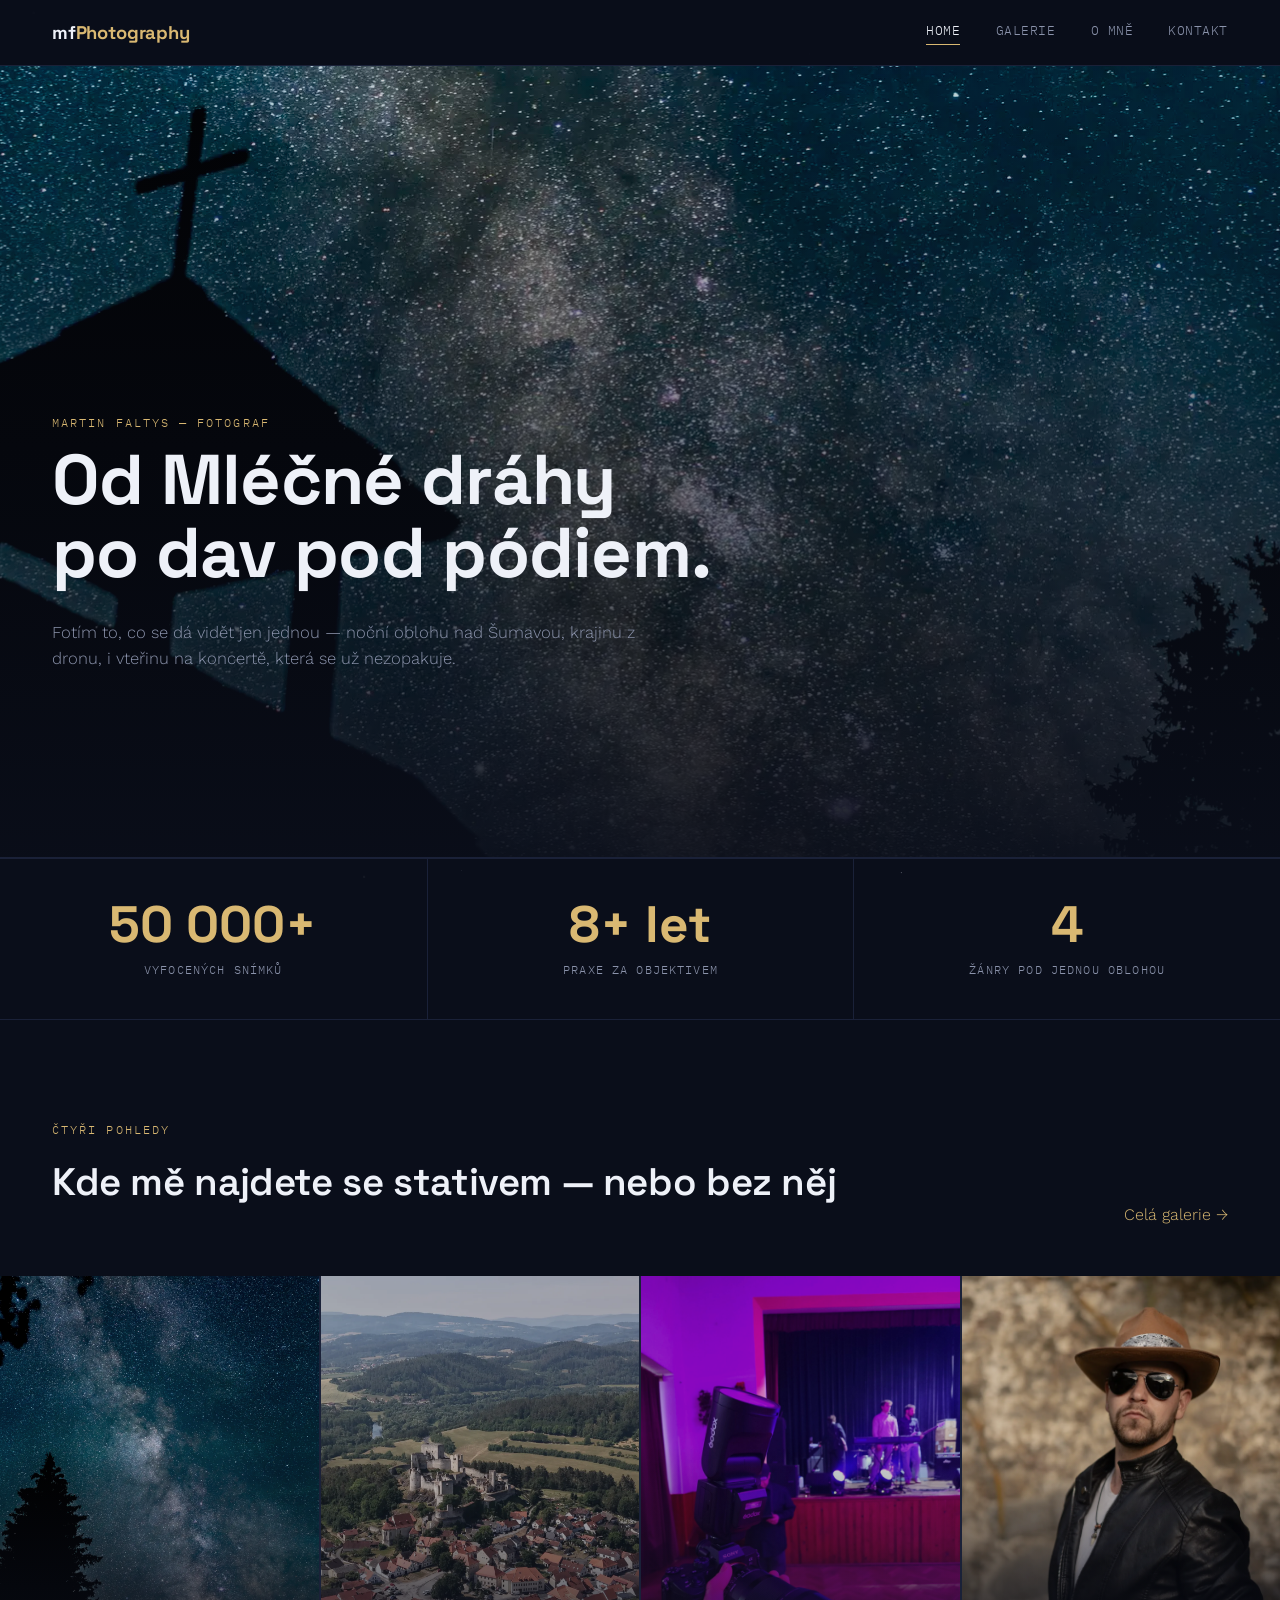
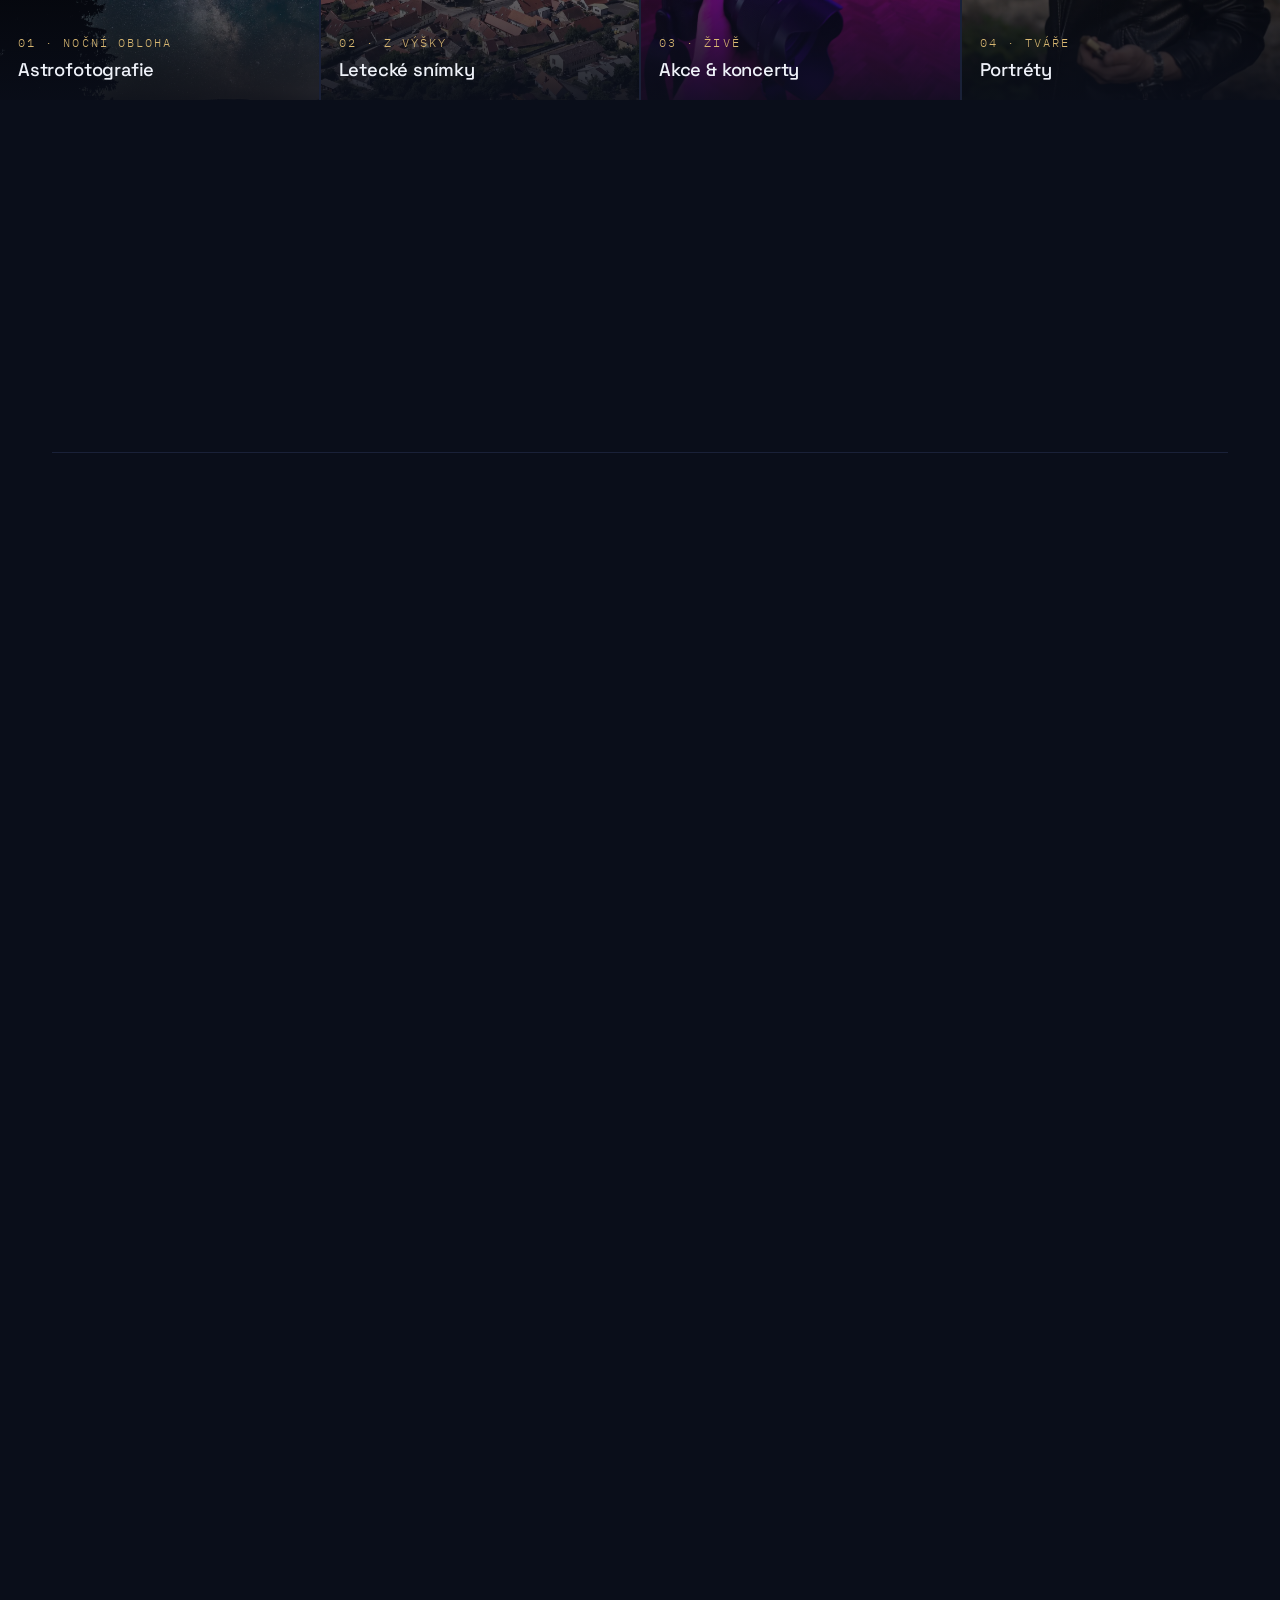
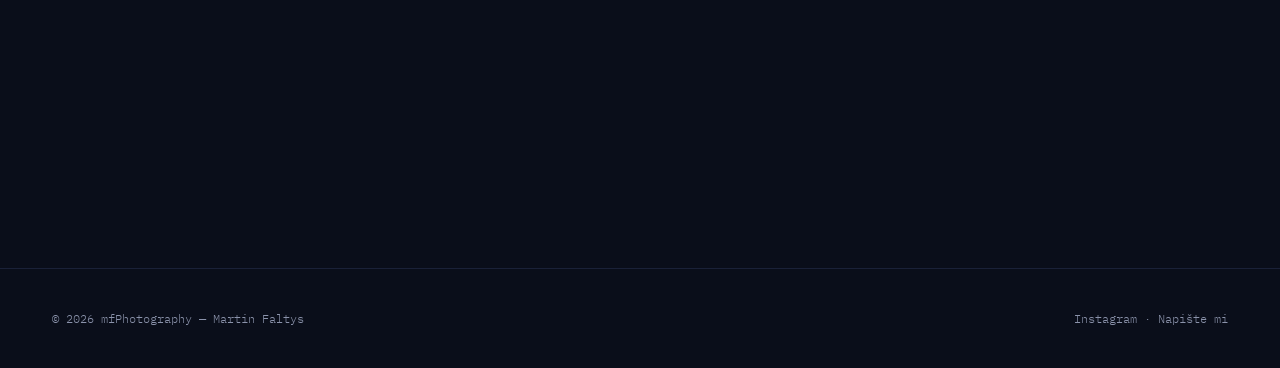
<file: index.html>
<!DOCTYPE html>
<html lang="cs">
<head>
<meta charset="UTF-8">
<meta name="viewport" content="width=device-width, initial-scale=1.0">
<title>mfPhotography — Martin Faltys</title>
<meta name="description" content="mfPhotography — fotografie Martina Faltyse. Astrofotografie, letecké snímky, portréty a reportáž z akcí.">
<link rel="preconnect" href="https://fonts.googleapis.com">
<link rel="stylesheet" href="assets/css/style.css">
</head>
<body>
<canvas id="stars"></canvas>

<div class="site-wrap">

  <header class="nav">
    <div class="nav-inner">
      <a href="index.html" class="brand">mf<span>Photography</span></a>
      <button class="nav-toggle" aria-label="Otevřít menu">☰</button>
      <nav class="links">
        <a href="index.html" class="active">Home</a>
        <a href="galerie.html">Galerie</a>
        <a href="o-mne.html">O mně</a>
        <a href="kontakt.html">Kontakt</a>
      </nav>
    </div>
  </header>

  <section class="hero">
    <div class="hero-bg" style="background-image:url('assets/images/astro/milky-way-church.webp')"></div>
    <div class="hero-content">
      <span class="eyebrow">Martin Faltys — fotograf</span>
      <h1>Od Mléčné dráhy<br>po dav pod pódiem.</h1>
      <p class="lede">Fotím to, co se dá vidět jen jednou — noční oblohu nad Šumavou, krajinu z dronu, i vteřinu na koncertě, která se už nezopakuje.</p>
    </div>
  </section>

  <div class="stats-bar">
    <div class="stat reveal">
      <span class="stat-num">50 000+</span>
      <span class="stat-label">Vyfocených snímků</span>
    </div>
    <div class="stat reveal">
      <span class="stat-num">8+ let</span>
      <span class="stat-label">Praxe za objektivem</span>
    </div>
    <div class="stat reveal">
      <span class="stat-num">4</span>
      <span class="stat-label">Žánry pod jednou oblohou</span>
    </div>
  </div>

  <section>
    <div class="container">
      <div class="section-head reveal">
        <div>
          <span class="eyebrow">Čtyři pohledy</span>
          <h2>Kde mě najdete se stativem — nebo bez něj</h2>
        </div>
        <a href="galerie.html">Celá galerie →</a>
      </div>
    </div>
    <div class="cat-grid">
      <a class="cat-card reveal" href="galerie.html#astro">
        <img src="assets/images/astro/milky-way-tree.webp" alt="Mléčná dráha nad lesem" loading="lazy">
        <div class="cat-label"><span class="eyebrow">01 · Noční obloha</span><h3>Astrofotografie</h3></div>
      </a>
      <a class="cat-card reveal" href="galerie.html#aerial">
        <img src="assets/images/aerial/castle-village.webp" alt="Letecký pohled na hrad a vesnici" loading="lazy">
        <div class="cat-label"><span class="eyebrow">02 · Z výšky</span><h3>Letecké snímky</h3></div>
      </a>
      <a class="cat-card reveal" href="galerie.html#event">
        <img src="assets/images/event/camera-concert.jpg" alt="Fotograf s fotoaparátem na koncertě" loading="lazy">
        <div class="cat-label"><span class="eyebrow">03 · Živě</span><h3>Akce &amp; koncerty</h3></div>
      </a>
      <a class="cat-card reveal" href="galerie.html#portrait">
        <img src="assets/images/portrait/cowboy-hat-man.webp" alt="Portrét muže s kloboukem" loading="lazy">
        <div class="cat-label"><span class="eyebrow">04 · Tváře</span><h3>Portréty</h3></div>
      </a>
    </div>
  </section>

  <section>
    <div class="container">
      <div class="section-head reveal">
        <div>
          <span class="eyebrow">Nabídka</span>
          <h2>Co si u mě můžete objednat</h2>
        </div>
      </div>
      <div class="services-list">
        <div class="service-row reveal">
          <span class="service-num">01</span>
          <span class="service-title">Portréty v přírodě</span>
          <p class="service-desc">Přirozené světlo, konkrétní místo a čas, který mu sedí — venkovní portréty jednotlivců i párů.</p>
          <a class="service-cta" href="kontakt.html">Poptat →</a>
        </div>
        <div class="service-row reveal">
          <span class="service-num">02</span>
          <span class="service-title">Fotokalendáře</span>
          <p class="service-desc">Vlastní kalendář sestavený z vašich nebo mých fotografií — na míru na celý rok.</p>
          <a class="service-cta" href="kontakt.html">Poptat →</a>
        </div>
        <div class="service-row reveal">
          <span class="service-num">03</span>
          <span class="service-title">Fotoobrazy</span>
          <p class="service-desc">Tisk oblíbeného snímku na plátno v požadovaném rozměru — pro váš domov nebo jako dárek.</p>
          <a class="service-cta" href="kontakt.html">Poptat →</a>
        </div>
        <div class="service-row reveal">
          <span class="service-num">04</span>
          <span class="service-title">Akce, festivaly &amp; koncerty</span>
          <p class="service-desc">Reportážní focení živých akcí — od komorních vystoupení po celodenní festivaly.</p>
          <a class="service-cta" href="kontakt.html">Poptat →</a>
        </div>
      </div>
    </div>
  </section>

  <section>
    <div class="container about-grid">
      <div class="about-photo reveal">
        <img src="assets/images/event/camera-concert.jpg" alt="Martin Faltys s fotoaparátem Sony a7III" loading="lazy">
      </div>
      <div class="reveal">
        <span class="eyebrow">O mně</span>
        <h2>Fotím tam, kde se něco děje — na jevišti, ve tmě, i ve vzduchu</h2>
        <p>Jmenuji se Martin Faltys a fotografii se věnuji napříč žánry: od dlouhých expozic noční oblohy přes letecké snímky krajiny až po reportáž z akcí a portréty. Každý žánr učí něco jiného o světle a trpělivosti — a přesně proto je mixuju.</p>
        <a href="o-mne.html" class="btn">Více o mně</a>
      </div>
    </div>
  </section>

  <footer>
    <div class="container footer-inner">
      <span>© 2026 mfPhotography — Martin Faltys</span>
      <span><a href="https://www.instagram.com/martinfaltys.photo?igsh=ZXMxaGQ4cHA0dDZ4" target="_blank" rel="noopener">Instagram</a> · <a href="kontakt.html">Napište mi</a></span>
    </div>
  </footer>

</div>

<script src="assets/js/main.js"></script>
</body>
</html>
</file>
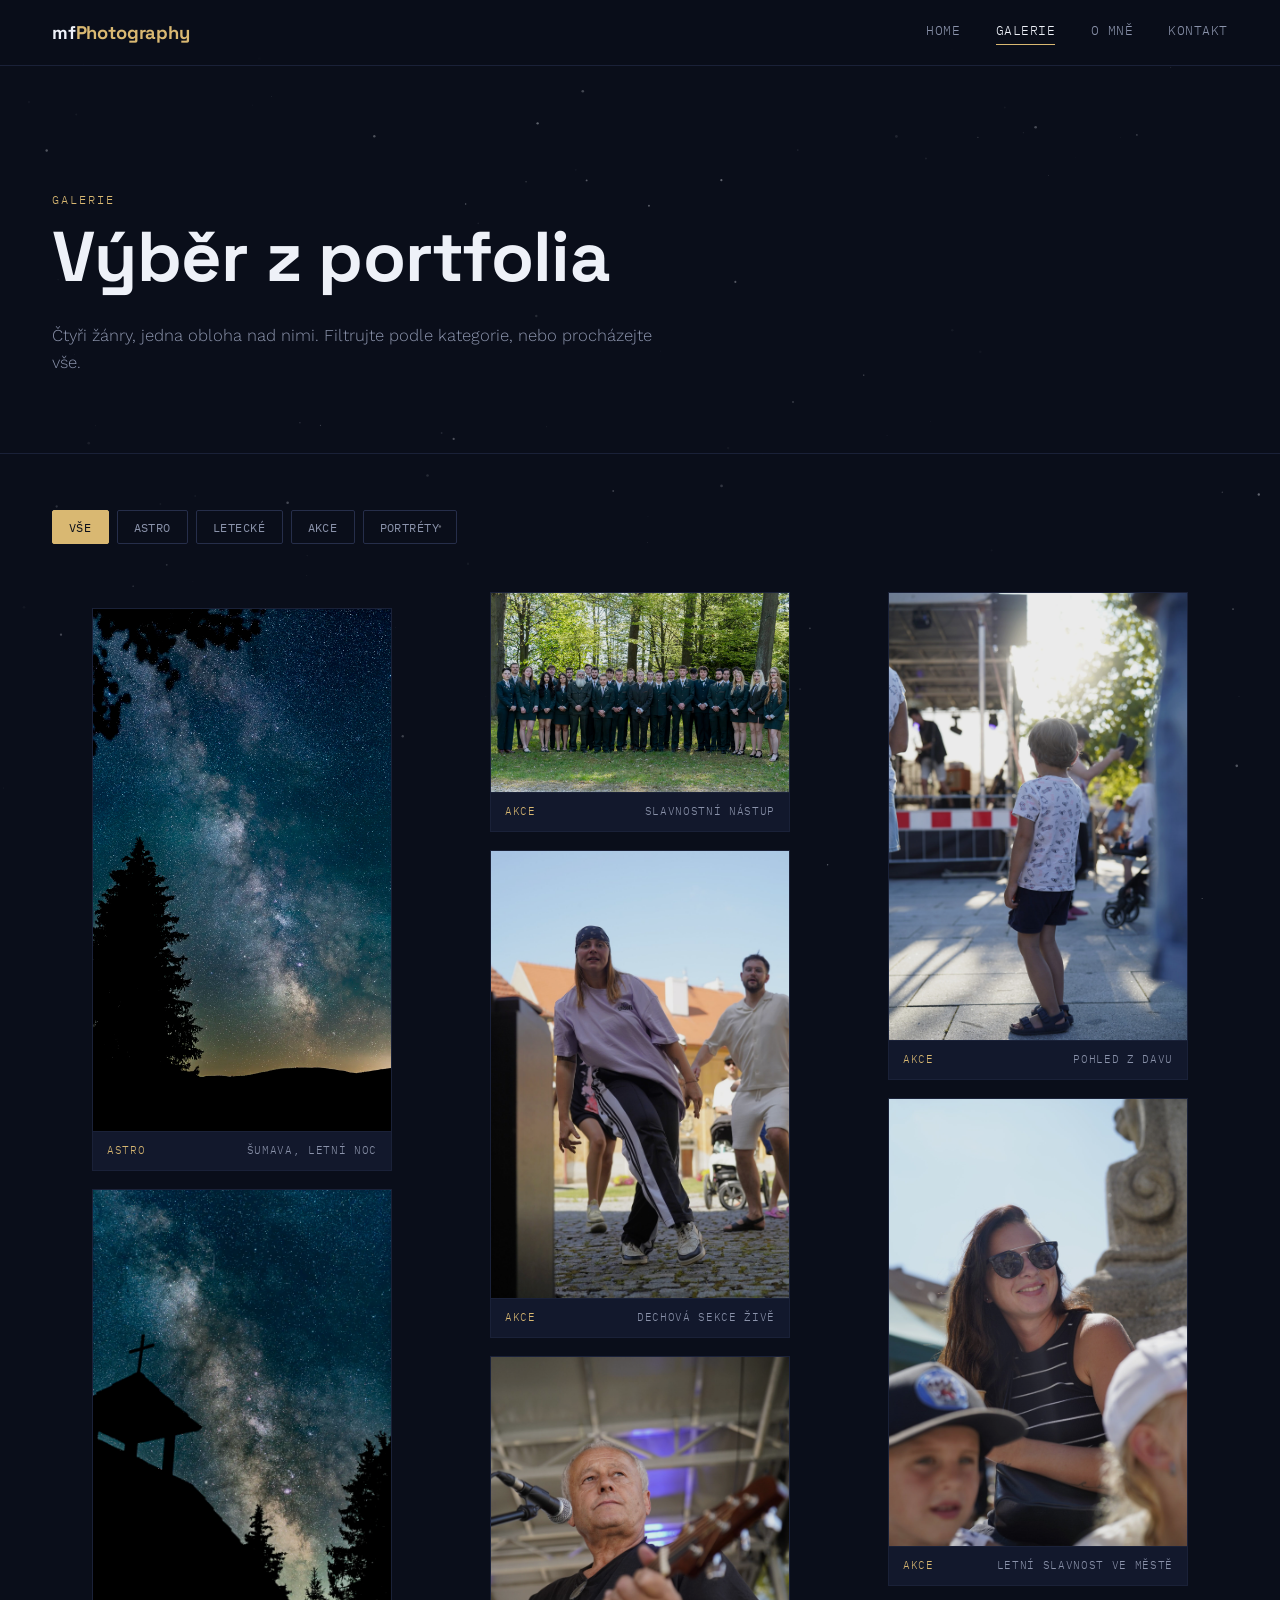
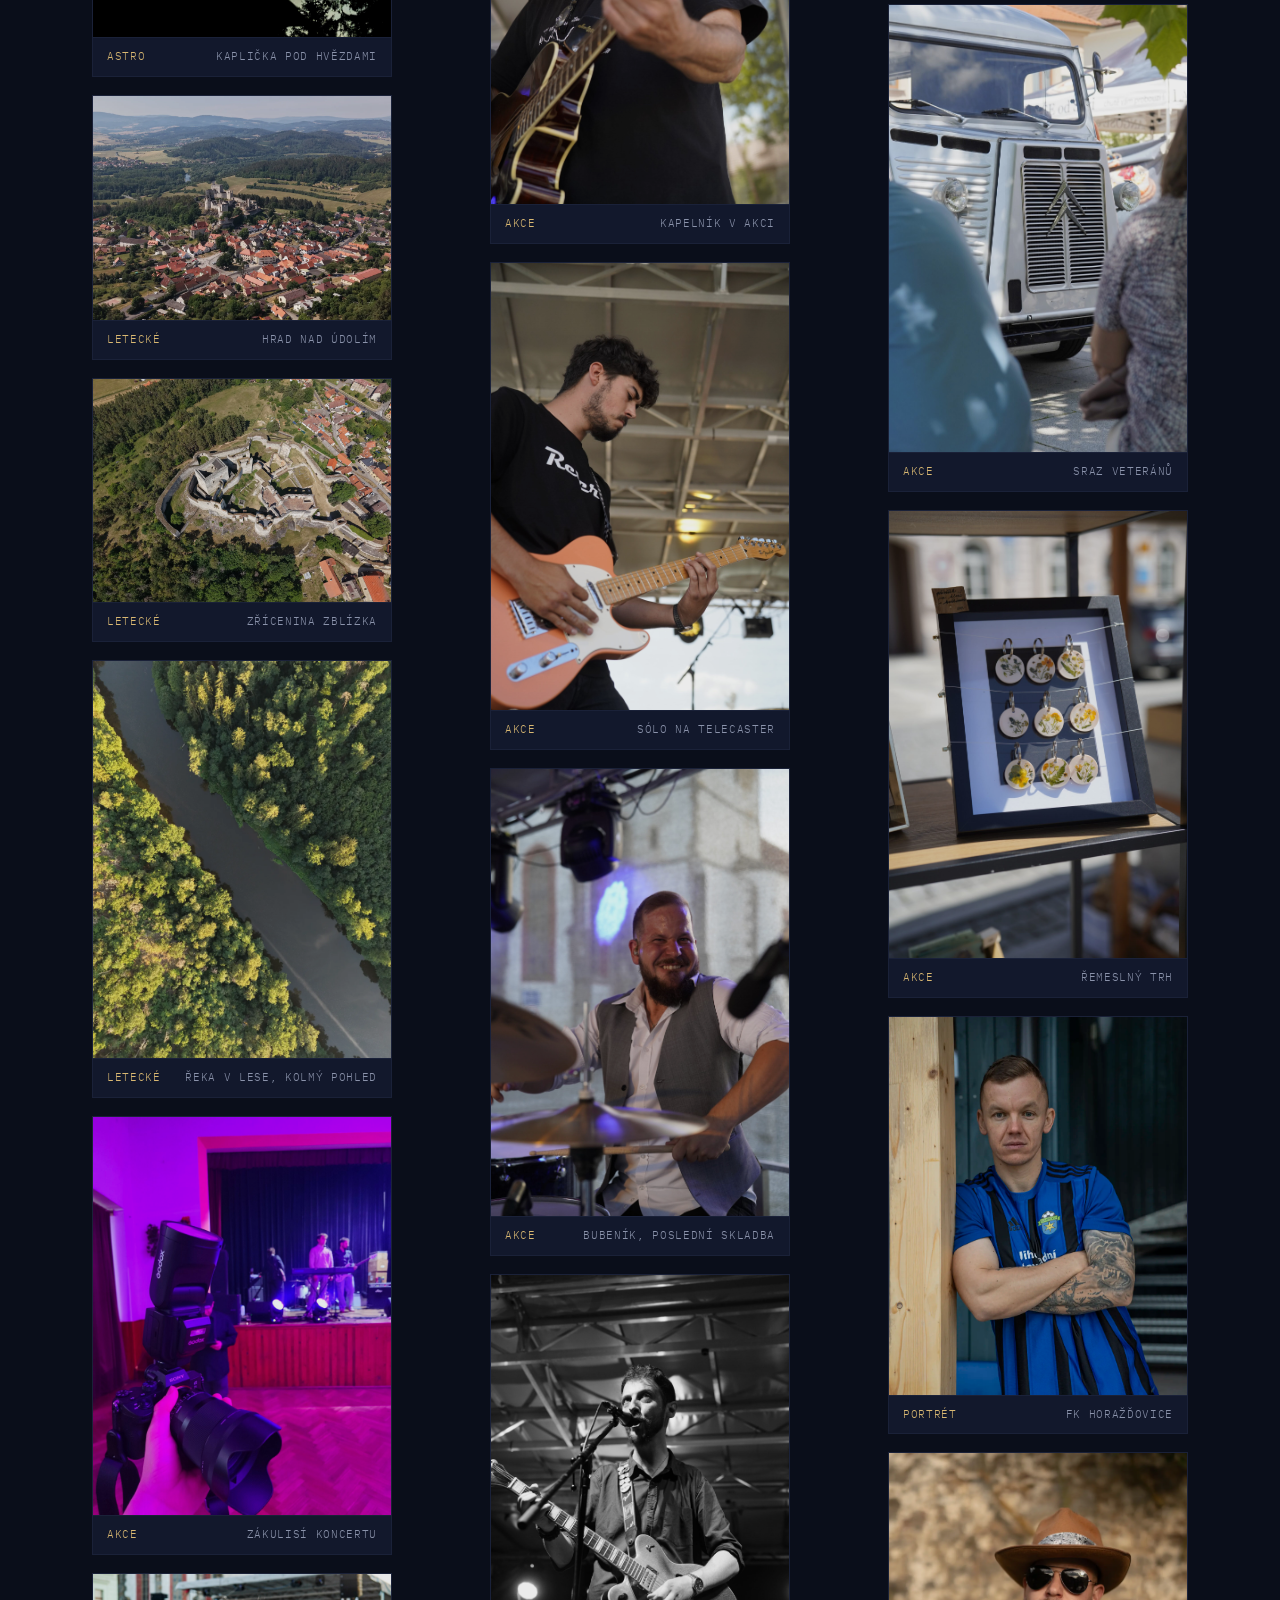
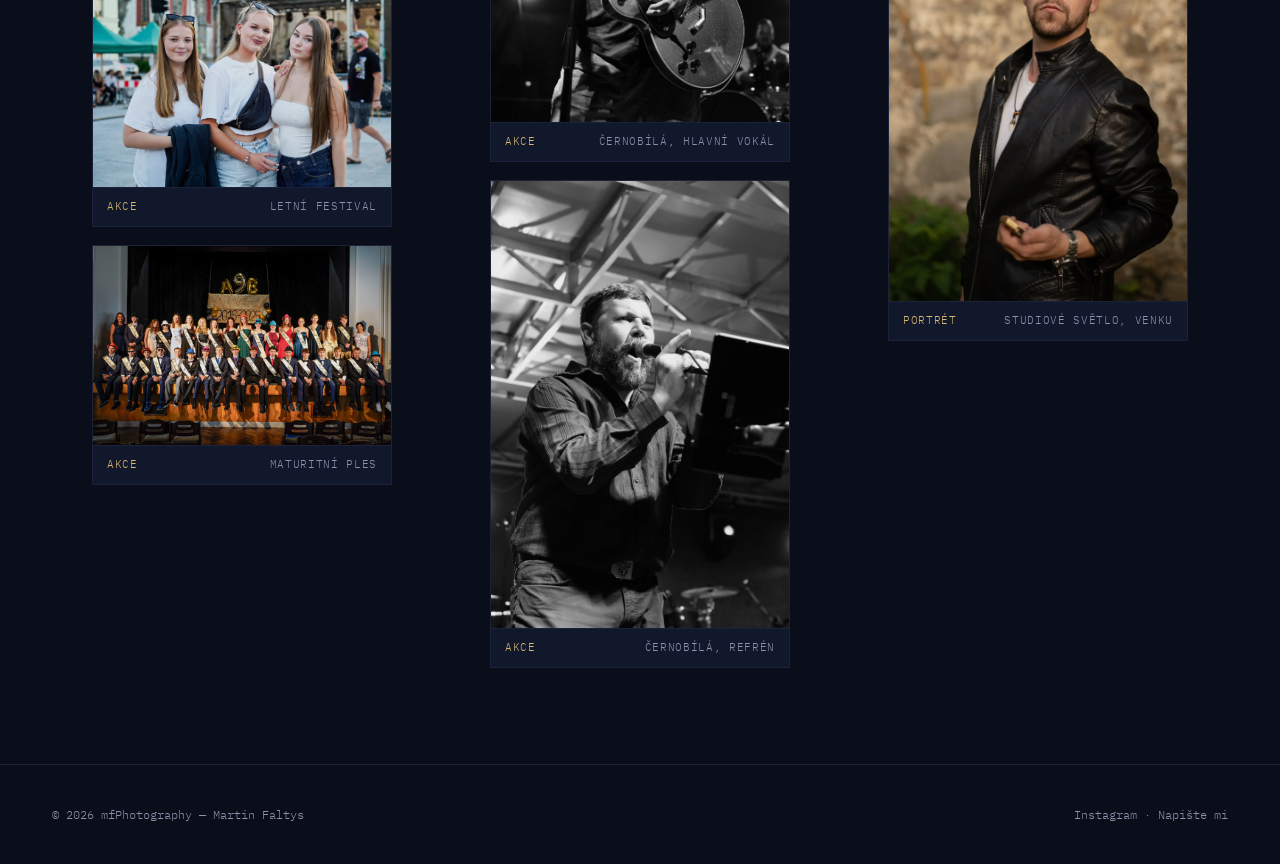
<file: galerie.html>
<!DOCTYPE html>
<html lang="cs">
<head>
<meta charset="UTF-8">
<meta name="viewport" content="width=device-width, initial-scale=1.0">
<title>Galerie — mfPhotography</title>
<meta name="description" content="Galerie fotografií Martina Faltyse: astrofotografie, letecké snímky, akce a portréty.">
<link rel="stylesheet" href="assets/css/style.css">
</head>
<body>
<canvas id="stars"></canvas>

<div class="site-wrap">

  <header class="nav">
    <div class="nav-inner">
      <a href="index.html" class="brand">mf<span>Photography</span></a>
      <button class="nav-toggle" aria-label="Otevřít menu">☰</button>
      <nav class="links">
        <a href="index.html">Home</a>
        <a href="galerie.html" class="active">Galerie</a>
        <a href="o-mne.html">O mně</a>
        <a href="kontakt.html">Kontakt</a>
      </nav>
    </div>
  </header>

  <section class="hero-sub">
    <div class="container">
      <span class="eyebrow reveal">Galerie</span>
      <h1 class="reveal">Výběr z portfolia</h1>
      <p class="lede reveal">Čtyři žánry, jedna obloha nad nimi. Filtrujte podle kategorie, nebo procházejte vše.</p>
    </div>
  </section>

  <section style="padding-top:56px">
    <div class="container">
      <div class="filters reveal">
        <button class="filter-btn active" data-filter="all">Vše</button>
        <button class="filter-btn" data-filter="astro">Astro</button>
        <button class="filter-btn" data-filter="aerial">Letecké</button>
        <button class="filter-btn" data-filter="event">Akce</button>
        <button class="filter-btn" data-filter="portrait">Portréty</button>
      </div>

      <div class="masonry" id="astro">
        <figure class="frame" data-cat="astro">
          <img src="assets/images/astro/milky-way-tree.webp" alt="Mléčná dráha nad smrkovým lesem" loading="lazy">
          <figcaption class="frame-tag"><span class="cat">Astro</span><span>Šumava, letní noc</span></figcaption>
        </figure>
        <figure class="frame" data-cat="astro">
          <img src="assets/images/astro/milky-way-church.webp" alt="Mléčná dráha nad siluetou kapličky" loading="lazy">
          <figcaption class="frame-tag"><span class="cat">Astro</span><span>Kaplička pod hvězdami</span></figcaption>
        </figure>

        <figure class="frame" data-cat="aerial" id="aerial">
          <img src="assets/images/aerial/castle-village.webp" alt="Letecký pohled na hradní zříceninu a vesnici" loading="lazy">
          <figcaption class="frame-tag"><span class="cat">Letecké</span><span>Hrad nad údolím</span></figcaption>
        </figure>
        <figure class="frame" data-cat="aerial">
          <img src="assets/images/aerial/castle-ruins.webp" alt="Detailní letecký pohled na hradní zříceninu" loading="lazy">
          <figcaption class="frame-tag"><span class="cat">Letecké</span><span>Zřícenina zblízka</span></figcaption>
        </figure>
        <figure class="frame" data-cat="aerial">
          <img src="assets/images/aerial/forest-river.webp" alt="Letecký pohled na řeku protékající lesem" loading="lazy">
          <figcaption class="frame-tag"><span class="cat">Letecké</span><span>Řeka v lese, kolmý pohled</span></figcaption>
        </figure>

        <figure class="frame" data-cat="event" id="event">
          <img src="assets/images/event/camera-concert.jpg" alt="Fotograf s bleskem Godox na koncertě" loading="lazy">
          <figcaption class="frame-tag"><span class="cat">Akce</span><span>Zákulisí koncertu</span></figcaption>
        </figure>
        <figure class="frame" data-cat="event">
          <img src="assets/images/event/festival-girls.jpg" alt="Tři dívky na letním festivalu" loading="lazy">
          <figcaption class="frame-tag"><span class="cat">Akce</span><span>Letní festival</span></figcaption>
        </figure>
        <figure class="frame" data-cat="event">
          <img src="assets/images/event/graduation-group.jpg" alt="Skupinová fotografie maturantů na jevišti" loading="lazy">
          <figcaption class="frame-tag"><span class="cat">Akce</span><span>Maturitní ples</span></figcaption>
        </figure>
        <figure class="frame" data-cat="event">
          <img src="assets/images/event/forestry-group.webp" alt="Skupinová fotografie v lesnických uniformách" loading="lazy">
          <figcaption class="frame-tag"><span class="cat">Akce</span><span>Slavnostní nástup</span></figcaption>
        </figure>
        <figure class="frame" data-cat="event">
          <img src="assets/images/event/trumpet-player.jpg" alt="Trumpetista na koncertě" loading="lazy">
          <figcaption class="frame-tag"><span class="cat">Akce</span><span>Dechová sekce živě</span></figcaption>
        </figure>
        <figure class="frame" data-cat="event">
          <img src="assets/images/event/old-man-guitarist.jpg" alt="Zpěvák s kytarou na pódiu" loading="lazy">
          <figcaption class="frame-tag"><span class="cat">Akce</span><span>Kapelník v akci</span></figcaption>
        </figure>
        <figure class="frame" data-cat="event">
          <img src="assets/images/event/guitarist-telecaster.jpg" alt="Kytarista s telecasterem" loading="lazy">
          <figcaption class="frame-tag"><span class="cat">Akce</span><span>Sólo na telecaster</span></figcaption>
        </figure>
        <figure class="frame" data-cat="event">
          <img src="assets/images/event/smiling-drummer.jpg" alt="Usmívající se bubeník za soupravou" loading="lazy">
          <figcaption class="frame-tag"><span class="cat">Akce</span><span>Bubeník, poslední skladba</span></figcaption>
        </figure>
        <figure class="frame" data-cat="event">
          <img src="assets/images/event/bw-singer-guitar.jpg" alt="Černobílý portrét zpívajícího kytaristy" loading="lazy">
          <figcaption class="frame-tag"><span class="cat">Akce</span><span>Černobílá, hlavní vokál</span></figcaption>
        </figure>
        <figure class="frame" data-cat="event">
          <img src="assets/images/event/bw-vocalist-mic.jpg" alt="Černobílý portrét zpěváka s mikrofonem" loading="lazy">
          <figcaption class="frame-tag"><span class="cat">Akce</span><span>Černobílá, refrén</span></figcaption>
        </figure>
        <figure class="frame" data-cat="event">
          <img src="assets/images/event/child-watching-stage.jpg" alt="Dítě sledující koncert zezadu" loading="lazy">
          <figcaption class="frame-tag"><span class="cat">Akce</span><span>Pohled z davu</span></figcaption>
        </figure>
        <figure class="frame" data-cat="event">
          <img src="assets/images/event/festival-woman-sunglasses.jpg" alt="Žena s dětmi na letní slavnosti" loading="lazy">
          <figcaption class="frame-tag"><span class="cat">Akce</span><span>Letní slavnost ve městě</span></figcaption>
        </figure>
        <figure class="frame" data-cat="event">
          <img src="assets/images/event/vintage-citroen.jpg" alt="Historický vůz Citroën H na srazu veteránů" loading="lazy">
          <figcaption class="frame-tag"><span class="cat">Akce</span><span>Sraz veteránů</span></figcaption>
        </figure>
        <figure class="frame" data-cat="event">
          <img src="assets/images/event/market-keychains.jpg" alt="Ruční výrobky na farmářském trhu" loading="lazy">
          <figcaption class="frame-tag"><span class="cat">Akce</span><span>Řemeslný trh</span></figcaption>
        </figure>

        <figure class="frame" data-cat="portrait" id="portrait">
          <img src="assets/images/portrait/football-player.webp" alt="Portrét fotbalisty v dresu Horažďovic" loading="lazy">
          <figcaption class="frame-tag"><span class="cat">Portrét</span><span>FK Horažďovice</span></figcaption>
        </figure>
        <figure class="frame" data-cat="portrait">
          <img src="assets/images/portrait/cowboy-hat-man.webp" alt="Portrét muže v klobouku a kožené bundě" loading="lazy">
          <figcaption class="frame-tag"><span class="cat">Portrét</span><span>Studiové světlo, venku</span></figcaption>
        </figure>
      </div>
    </div>
  </section>

  <footer>
    <div class="container footer-inner">
      <span>© 2026 mfPhotography — Martin Faltys</span>
      <span><a href="https://www.instagram.com/martinfaltys.photo?igsh=ZXMxaGQ4cHA0dDZ4" target="_blank" rel="noopener">Instagram</a> · <a href="kontakt.html">Napište mi</a></span>
    </div>
  </footer>

</div>

<script src="assets/js/main.js"></script>
</body>
</html>
</file>
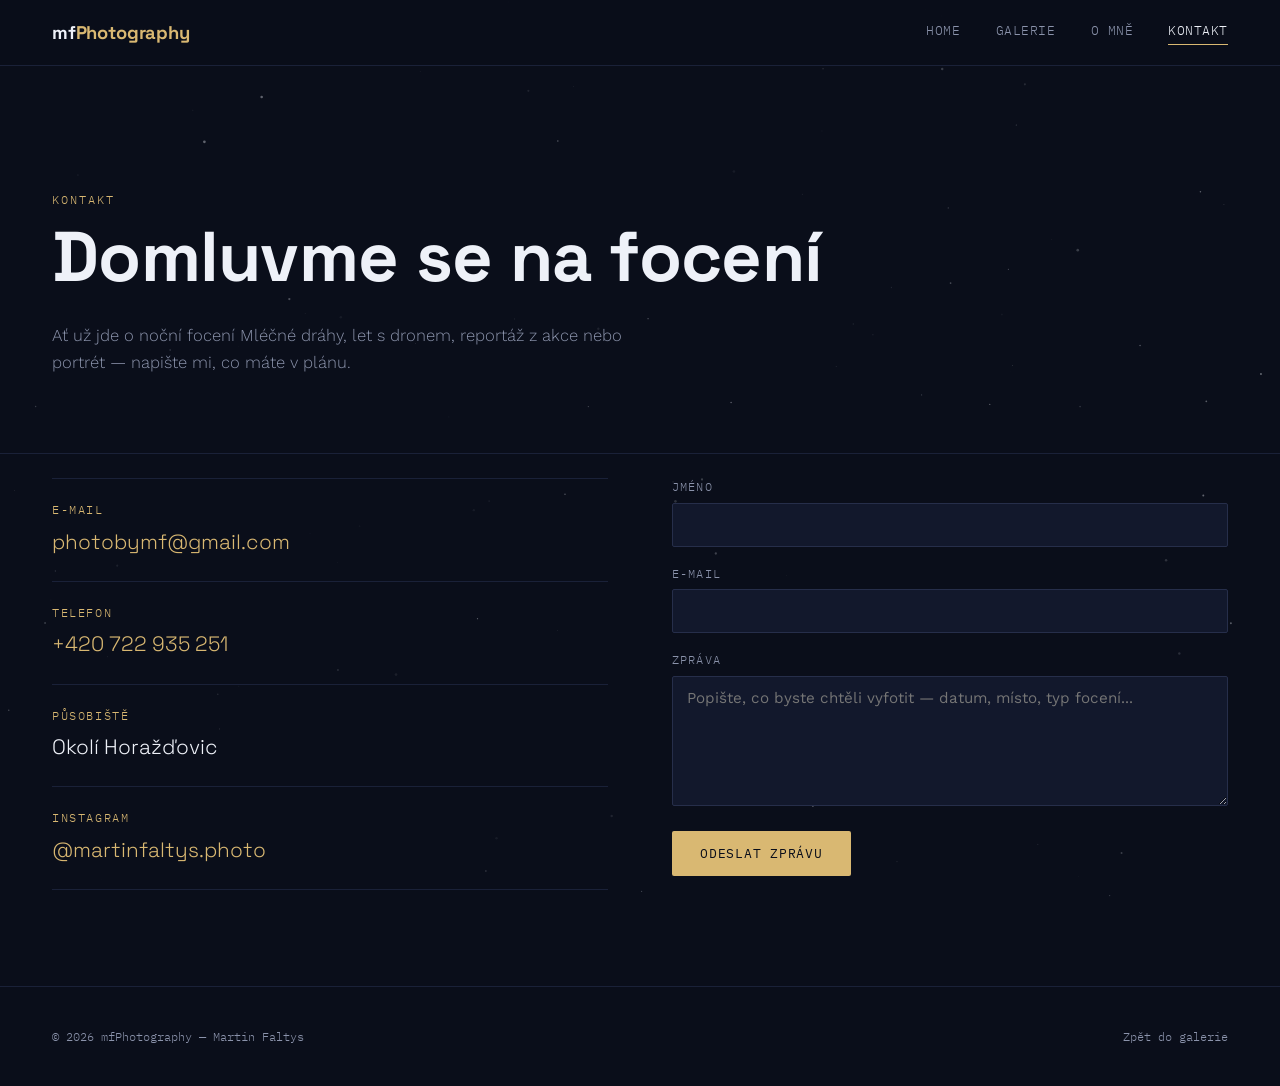
<file: kontakt.html>
<!DOCTYPE html>
<html lang="cs">
<head>
<meta charset="UTF-8">
<meta name="viewport" content="width=device-width, initial-scale=1.0">
<title>Kontakt — mfPhotography</title>
<meta name="description" content="Kontaktujte Martina Faltyse — mfPhotography.">
<link rel="stylesheet" href="assets/css/style.css">
</head>
<body>
<canvas id="stars"></canvas>

<div class="site-wrap">

  <header class="nav">
    <div class="nav-inner">
      <a href="index.html" class="brand">mf<span>Photography</span></a>
      <button class="nav-toggle" aria-label="Otevřít menu">☰</button>
      <nav class="links">
        <a href="index.html">Home</a>
        <a href="galerie.html">Galerie</a>
        <a href="o-mne.html">O mně</a>
        <a href="kontakt.html" class="active">Kontakt</a>
      </nav>
    </div>
  </header>

  <section class="hero-sub">
    <div class="container">
      <span class="eyebrow reveal">Kontakt</span>
      <h1 class="reveal">Domluvme se na focení</h1>
      <p class="lede reveal">Ať už jde o noční focení Mléčné dráhy, let s dronem, reportáž z akce nebo portrét — napište mi, co máte v plánu.</p>
    </div>
  </section>

  <section style="padding-top:24px">
    <div class="container contact-grid">
      <div class="reveal">
        <ul class="contact-list">
          <li>
            <span class="k">E-mail</span>
            <span class="v"><a href="mailto:photobymf@gmail.com">photobymf@gmail.com</a></span>
          </li>
          <li>
            <span class="k">Telefon</span>
            <span class="v"><a href="tel:+420722935251">+420 722 935 251</a></span>
          </li>
          <li>
            <span class="k">Působiště</span>
            <span class="v">Okolí Horažďovic</span>
          </li>
          <li>
            <span class="k">Instagram</span>
            <span class="v"><a href="https://www.instagram.com/martinfaltys.photo?igsh=ZXMxaGQ4cHA0dDZ4" target="_blank" rel="noopener">@martinfaltys.photo</a></span>
          </li>
        </ul>
      </div>

      <form class="contact-form reveal" action="mailto:photobymf@gmail.com" method="post" enctype="text/plain">
        <div>
          <label for="name">Jméno</label>
          <input type="text" id="name" name="name" required>
        </div>
        <div>
          <label for="email">E-mail</label>
          <input type="email" id="email" name="email" required>
        </div>
        <div>
          <label for="message">Zpráva</label>
          <textarea id="message" name="message" required placeholder="Popište, co byste chtěli vyfotit — datum, místo, typ focení..."></textarea>
        </div>
        <button type="submit" class="btn">Odeslat zprávu</button>
      </form>
    </div>
  </section>

  <footer>
    <div class="container footer-inner">
      <span>© 2026 mfPhotography — Martin Faltys</span>
      <a href="galerie.html">Zpět do galerie</a>
    </div>
  </footer>

</div>

<script src="assets/js/main.js"></script>
</body>
</html>
</file>
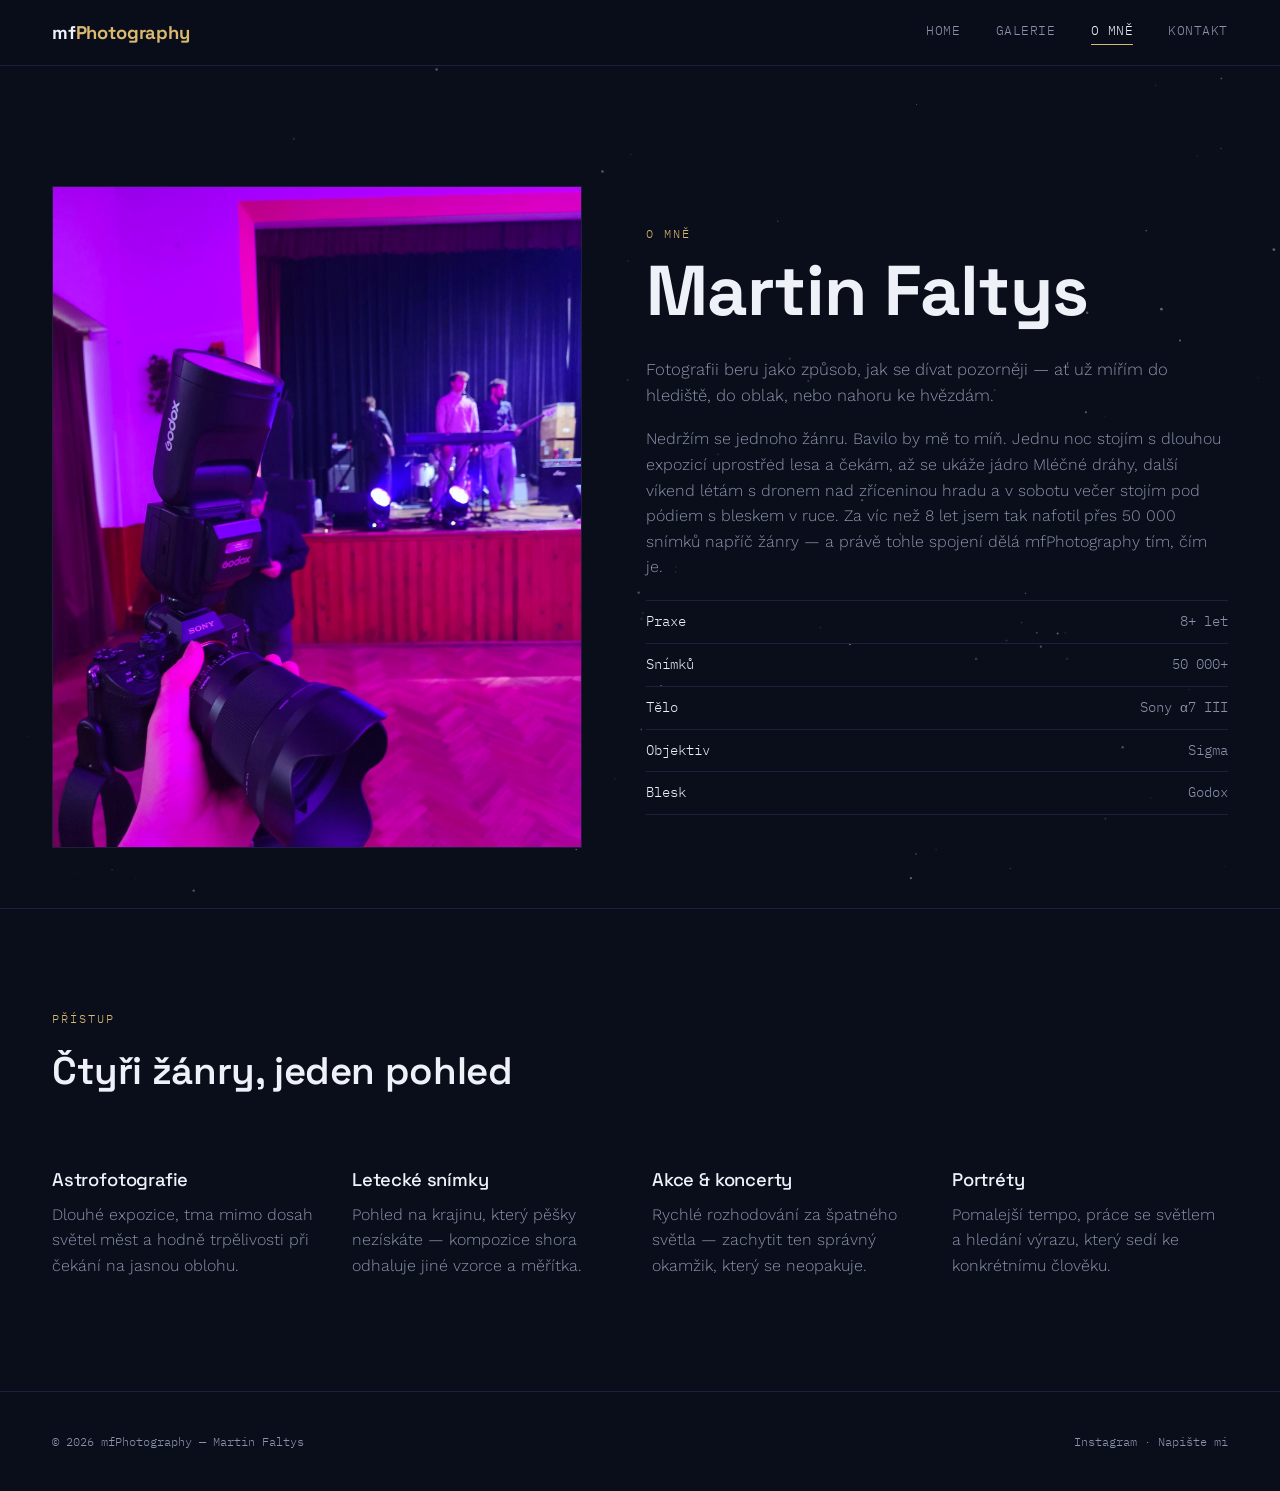
<file: o-mne.html>
<!DOCTYPE html>
<html lang="cs">
<head>
<meta charset="UTF-8">
<meta name="viewport" content="width=device-width, initial-scale=1.0">
<title>O mně — mfPhotography</title>
<meta name="description" content="Martin Faltys — fotograf. O mně, přístup k fotografii a vybavení.">
<link rel="stylesheet" href="assets/css/style.css">
</head>
<body>
<canvas id="stars"></canvas>

<div class="site-wrap">

  <header class="nav">
    <div class="nav-inner">
      <a href="index.html" class="brand">mf<span>Photography</span></a>
      <button class="nav-toggle" aria-label="Otevřít menu">☰</button>
      <nav class="links">
        <a href="index.html">Home</a>
        <a href="galerie.html">Galerie</a>
        <a href="o-mne.html" class="active">O mně</a>
        <a href="kontakt.html">Kontakt</a>
      </nav>
    </div>
  </header>

  <section class="hero-sub">
    <div class="container about-grid">
      <div class="about-photo reveal">
        <img src="assets/images/event/camera-concert.jpg" alt="Martin Faltys s fotoaparátem Sony a7III a bleskem Godox" loading="lazy">
      </div>
      <div class="reveal">
        <span class="eyebrow">O mně</span>
        <h1>Martin Faltys</h1>
        <p class="lede">Fotografii beru jako způsob, jak se dívat pozorněji — ať už mířím do hlediště, do oblak, nebo nahoru ke hvězdám.</p>
        <p>Nedržím se jednoho žánru. Bavilo by mě to míň. Jednu noc stojím s dlouhou expozicí uprostřed lesa a čekám, až se ukáže jádro Mléčné dráhy, další víkend létám s dronem nad zříceninou hradu a v sobotu večer stojím pod pódiem s bleskem v ruce. Za víc než 8 let jsem tak nafotil přes 50 000 snímků napříč žánry — a právě tohle spojení dělá mfPhotography tím, čím je.</p>
        <ul class="gear-list">
          <li><span class="k">Praxe</span><span>8+ let</span></li>
          <li><span class="k">Snímků</span><span>50 000+</span></li>
          <li><span class="k">Tělo</span><span>Sony α7 III</span></li>
          <li><span class="k">Objektiv</span><span>Sigma</span></li>
          <li><span class="k">Blesk</span><span>Godox</span></li>
        </ul>
      </div>
    </div>
  </section>

  <section>
    <div class="container">
      <div class="section-head reveal">
        <div>
          <span class="eyebrow">Přístup</span>
          <h2>Čtyři žánry, jeden pohled</h2>
        </div>
      </div>
      <div class="about-grid" style="grid-template-columns: 1fr 1fr 1fr 1fr; gap:24px;">
        <div class="reveal">
          <h3>Astrofotografie</h3>
          <p>Dlouhé expozice, tma mimo dosah světel měst a hodně trpělivosti při čekání na jasnou oblohu.</p>
        </div>
        <div class="reveal">
          <h3>Letecké snímky</h3>
          <p>Pohled na krajinu, který pěšky nezískáte — kompozice shora odhaluje jiné vzorce a měřítka.</p>
        </div>
        <div class="reveal">
          <h3>Akce &amp; koncerty</h3>
          <p>Rychlé rozhodování za špatného světla — zachytit ten správný okamžik, který se neopakuje.</p>
        </div>
        <div class="reveal">
          <h3>Portréty</h3>
          <p>Pomalejší tempo, práce se světlem a hledání výrazu, který sedí ke konkrétnímu člověku.</p>
        </div>
      </div>
    </div>
  </section>

  <footer>
    <div class="container footer-inner">
      <span>© 2026 mfPhotography — Martin Faltys</span>
      <span><a href="https://www.instagram.com/martinfaltys.photo?igsh=ZXMxaGQ4cHA0dDZ4" target="_blank" rel="noopener">Instagram</a> · <a href="kontakt.html">Napište mi</a></span>
    </div>
  </footer>

</div>

<script src="assets/js/main.js"></script>
</body>
</html>
</file>
<file: assets/css/style.css>
/* ============================================================
   mfPhotography — Martin Faltys
   Design system: night-sky palette grounded in the astro/aerial
   work — the same sky over every frame, whether shot from the
   ground, from a drone, or through a viewfinder at a gig.
   ============================================================ */

@import url('https://fonts.googleapis.com/css2?family=Space+Grotesk:wght@400;500;600;700&family=Work+Sans:wght@300;400;500;600&family=IBM+Plex+Mono:wght@400;500&display=swap');

:root {
  --bg-deep: #0a0e1a;
  --bg-panel: #12182c;
  --bg-panel-2: #171f38;
  --text-primary: #eef1f8;
  --text-muted: #8b93ab;
  --accent-gold: #d9b872;
  --accent-gold-dim: #9c8657;
  --accent-teal: #5b96a8;
  --line: #262e4a;
  --line-soft: #1a2138;

  --font-display: 'Space Grotesk', sans-serif;
  --font-body: 'Work Sans', sans-serif;
  --font-mono: 'IBM Plex Mono', monospace;

  --maxw: 1240px;
}

* { box-sizing: border-box; }

html { scroll-behavior: smooth; }

body {
  margin: 0;
  background: var(--bg-deep);
  color: var(--text-primary);
  font-family: var(--font-body);
  font-weight: 300;
  line-height: 1.6;
  -webkit-font-smoothing: antialiased;
  overflow-x: hidden;
}

/* ---------- ambient starfield (signature element) ---------- */
#stars {
  position: fixed;
  inset: 0;
  z-index: 0;
  pointer-events: none;
  opacity: 0.55;
}

@media (prefers-reduced-motion: reduce) {
  #stars { display: none; }
}

.site-wrap {
  position: relative;
  z-index: 1;
}

/* ---------- layout helpers ---------- */
.container {
  max-width: var(--maxw);
  margin: 0 auto;
  padding: 0 32px;
}

/* ---------- typography ---------- */
h1, h2, h3, h4 {
  font-family: var(--font-display);
  font-weight: 600;
  letter-spacing: -0.01em;
  margin: 0 0 0.4em;
  color: var(--text-primary);
}

h1 { font-size: clamp(2.4rem, 5.5vw, 4.6rem); font-weight: 700; line-height: 1.05; }
h2 { font-size: clamp(1.7rem, 3vw, 2.4rem); }
h3 { font-size: 1.15rem; font-weight: 500; }

p { color: var(--text-muted); margin: 0 0 1em; font-weight: 300; }
a { color: var(--accent-gold); text-decoration: none; }
a:hover { color: var(--text-primary); }

.eyebrow {
  font-family: var(--font-mono);
  font-size: 0.72rem;
  letter-spacing: 0.18em;
  text-transform: uppercase;
  color: var(--accent-gold);
  display: inline-block;
  margin-bottom: 1em;
}

.lede {
  font-size: clamp(1rem, 1.3vw, 1.2rem);
  color: var(--text-muted);
  max-width: 60ch;
}

/* ---------- nav ---------- */
header.nav {
  position: sticky;
  top: 0;
  z-index: 50;
  backdrop-filter: blur(10px);
  background: rgba(10, 14, 26, 0.75);
  border-bottom: 1px solid var(--line-soft);
}

.nav-inner {
  max-width: var(--maxw);
  margin: 0 auto;
  padding: 18px 32px;
  display: flex;
  align-items: center;
  justify-content: space-between;
}

.brand {
  font-family: var(--font-display);
  font-weight: 700;
  font-size: 1.15rem;
  color: var(--text-primary);
  letter-spacing: -0.01em;
}
.brand span { color: var(--accent-gold); }

nav.links {
  display: flex;
  gap: 2.2rem;
}
nav.links a {
  font-family: var(--font-mono);
  font-size: 0.82rem;
  letter-spacing: 0.04em;
  color: var(--text-muted);
  text-transform: uppercase;
  position: relative;
  padding-bottom: 4px;
}
nav.links a.active,
nav.links a:hover { color: var(--text-primary); }
nav.links a.active::after {
  content: '';
  position: absolute;
  left: 0; right: 0; bottom: 0;
  height: 1px;
  background: var(--accent-gold);
}

.nav-toggle { display: none; background: none; border: none; color: var(--text-primary); font-size: 1.5rem; cursor: pointer; }

@media (max-width: 760px) {
  nav.links {
    position: absolute;
    top: 100%; left: 0; right: 0;
    background: var(--bg-panel);
    flex-direction: column;
    gap: 0;
    display: none;
    border-bottom: 1px solid var(--line-soft);
  }
  nav.links.open { display: flex; }
  nav.links a { padding: 16px 32px; border-top: 1px solid var(--line-soft); }
  .nav-toggle { display: block; }
}

/* ---------- hero ---------- */
.hero {
  position: relative;
  min-height: 88vh;
  display: flex;
  align-items: flex-end;
  overflow: hidden;
  border-bottom: 1px solid var(--line-soft);
}
.hero-bg {
  position: absolute;
  inset: 0;
  background-size: cover;
  background-position: center;
  transform: scale(1.04);
}
.hero-bg::after {
  content: '';
  position: absolute;
  inset: 0;
  background: linear-gradient(180deg, rgba(10,14,26,0.15) 0%, rgba(10,14,26,0.55) 55%, rgba(10,14,26,0.96) 100%);
}
.hero-content {
  position: relative;
  z-index: 2;
  padding: 0 32px 72px;
  max-width: var(--maxw);
  margin: 0 auto;
  width: 100%;
}
.hero-content .eyebrow { opacity: 0; animation: rise 0.8s ease forwards 0.1s; }
.hero-content h1 { opacity: 0; animation: rise 0.9s ease forwards 0.25s; }
.hero-content .lede { opacity: 0; animation: rise 0.9s ease forwards 0.45s; }

@keyframes rise {
  from { opacity: 0; transform: translateY(18px); }
  to { opacity: 1; transform: translateY(0); }
}

.hero-sub {
  min-height: auto;
  padding: 120px 0 60px;
  border-bottom: 1px solid var(--line-soft);
}

/* ---------- sections ---------- */
section { padding: 96px 0; }
.section-head {
  display: flex;
  justify-content: space-between;
  align-items: flex-end;
  gap: 24px;
  margin-bottom: 48px;
  flex-wrap: wrap;
}

/* ---------- category grid (home teaser) ---------- */
.cat-grid {
  display: grid;
  grid-template-columns: repeat(4, 1fr);
  gap: 2px;
  background: var(--line-soft);
}
.cat-card {
  position: relative;
  background: var(--bg-panel);
  aspect-ratio: 3/4;
  overflow: hidden;
  display: block;
}
.cat-card img {
  width: 100%; height: 100%;
  object-fit: cover;
  transition: transform 0.7s cubic-bezier(.2,.7,.3,1), filter 0.7s;
  filter: grayscale(15%) brightness(0.85);
}
.cat-card:hover img { transform: scale(1.06); filter: grayscale(0%) brightness(1); }
.cat-card::after {
  content: '';
  position: absolute; inset: 0;
  background: linear-gradient(180deg, transparent 40%, rgba(10,14,26,0.9) 100%);
}
.cat-label {
  position: absolute; left: 18px; bottom: 16px; z-index: 2;
}
.cat-label .eyebrow { margin-bottom: 0.2em; }
.cat-label h3 { margin: 0; }

@media (max-width: 900px) {
  .cat-grid { grid-template-columns: repeat(2, 1fr); }
}

/* ---------- gallery ---------- */
.filters {
  display: flex;
  gap: 0.5rem;
  flex-wrap: wrap;
  margin-bottom: 48px;
  font-family: var(--font-mono);
}
.filter-btn {
  background: transparent;
  border: 1px solid var(--line);
  color: var(--text-muted);
  padding: 8px 16px;
  font-family: var(--font-mono);
  font-size: 0.78rem;
  letter-spacing: 0.04em;
  text-transform: uppercase;
  cursor: pointer;
  border-radius: 2px;
  transition: all 0.2s;
}
.filter-btn:hover { color: var(--text-primary); border-color: var(--accent-gold-dim); }
.filter-btn.active { color: var(--bg-deep); background: var(--accent-gold); border-color: var(--accent-gold); }

.masonry {
  columns: 3 280px;
  column-gap: 18px;
}
.frame {
  break-inside: avoid;
  margin-bottom: 18px;
  position: relative;
  overflow: hidden;
  background: var(--bg-panel);
  border: 1px solid var(--line-soft);
  opacity: 0;
  transform: translateY(24px);
  transition: opacity 0.6s ease, transform 0.6s ease;
}
.frame.visible { opacity: 1; transform: translateY(0); }
.frame img {
  width: 100%; display: block;
  filter: brightness(0.92);
  transition: transform 0.6s cubic-bezier(.2,.7,.3,1), filter 0.4s;
}
.frame:hover img { transform: scale(1.03); filter: brightness(1.03); }
.frame-tag {
  display: flex;
  justify-content: space-between;
  align-items: center;
  padding: 10px 14px;
  font-family: var(--font-mono);
  font-size: 0.7rem;
  letter-spacing: 0.06em;
  text-transform: uppercase;
  color: var(--text-muted);
  border-top: 1px solid var(--line-soft);
}
.frame-tag .cat { color: var(--accent-gold); }
.frame[data-cat] { display: block; }
.frame.hidden { display: none; }

@media (max-width: 700px) { .masonry { columns: 1 280px; } }

/* ---------- about page ---------- */
.about-grid {
  display: grid;
  grid-template-columns: 1fr 1.1fr;
  gap: 64px;
  align-items: center;
}
.about-photo {
  position: relative;
  aspect-ratio: 4/5;
  overflow: hidden;
  border: 1px solid var(--line-soft);
}
.about-photo img { width: 100%; height: 100%; object-fit: cover; }

.gear-list {
  list-style: none;
  padding: 0; margin: 1.5em 0 0;
  font-family: var(--font-mono);
  font-size: 0.85rem;
  color: var(--text-muted);
}
.gear-list li {
  padding: 10px 0;
  border-top: 1px solid var(--line-soft);
  display: flex;
  justify-content: space-between;
}
.gear-list li:last-child { border-bottom: 1px solid var(--line-soft); }
.gear-list span.k { color: var(--text-primary); }

@media (max-width: 800px) {
  .about-grid { grid-template-columns: 1fr; }
}

/* ---------- contact ---------- */
.contact-grid {
  display: grid;
  grid-template-columns: 1fr 1fr;
  gap: 64px;
}
.contact-list {
  list-style: none;
  padding: 0; margin: 0;
}
.contact-list li {
  padding: 22px 0;
  border-top: 1px solid var(--line-soft);
}
.contact-list li:last-child { border-bottom: 1px solid var(--line-soft); }
.contact-list .k {
  font-family: var(--font-mono);
  font-size: 0.72rem;
  letter-spacing: 0.14em;
  text-transform: uppercase;
  color: var(--accent-gold);
  display: block;
  margin-bottom: 6px;
}
.contact-list .v { font-family: var(--font-display); font-size: 1.3rem; color: var(--text-primary); }

form.contact-form { display: flex; flex-direction: column; gap: 18px; }
.contact-form label {
  font-family: var(--font-mono);
  font-size: 0.72rem;
  letter-spacing: 0.1em;
  text-transform: uppercase;
  color: var(--text-muted);
  margin-bottom: 6px;
  display: block;
}
.contact-form input, .contact-form textarea {
  width: 100%;
  background: var(--bg-panel);
  border: 1px solid var(--line);
  color: var(--text-primary);
  padding: 12px 14px;
  font-family: var(--font-body);
  font-size: 0.95rem;
  border-radius: 2px;
}
.contact-form input:focus, .contact-form textarea:focus {
  outline: none;
  border-color: var(--accent-gold);
}
.contact-form textarea { resize: vertical; min-height: 130px; }

.btn {
  display: inline-block;
  background: var(--accent-gold);
  color: var(--bg-deep);
  font-family: var(--font-mono);
  font-size: 0.8rem;
  letter-spacing: 0.06em;
  text-transform: uppercase;
  padding: 14px 28px;
  border: none;
  cursor: pointer;
  border-radius: 2px;
  width: fit-content;
  transition: transform 0.2s, background 0.2s;
}
.btn:hover { background: var(--text-primary); transform: translateY(-1px); }

@media (max-width: 800px) {
  .contact-grid { grid-template-columns: 1fr; }
}

/* ---------- stats bar ---------- */
.stats-bar {
  display: grid;
  grid-template-columns: repeat(3, 1fr);
  border-top: 1px solid var(--line-soft);
  border-bottom: 1px solid var(--line-soft);
}
.stat {
  padding: 40px 32px;
  text-align: center;
  border-left: 1px solid var(--line-soft);
}
.stat:first-child { border-left: none; }
.stat-num {
  font-family: var(--font-display);
  font-weight: 700;
  font-size: clamp(2rem, 4vw, 3.2rem);
  color: var(--accent-gold);
  line-height: 1;
  display: block;
}
.stat-label {
  font-family: var(--font-mono);
  font-size: 0.72rem;
  letter-spacing: 0.1em;
  text-transform: uppercase;
  color: var(--text-muted);
  margin-top: 10px;
  display: block;
}
@media (max-width: 700px) {
  .stats-bar { grid-template-columns: 1fr; }
  .stat { border-left: none; border-top: 1px solid var(--line-soft); }
  .stat:first-child { border-top: none; }
}

/* ---------- services / offer menu ---------- */
.services-list {
  border-top: 1px solid var(--line-soft);
}
.service-row {
  display: grid;
  grid-template-columns: 90px 1fr 1.3fr auto;
  gap: 24px;
  align-items: center;
  padding: 32px 0;
  border-bottom: 1px solid var(--line-soft);
  transition: background 0.25s;
}
.service-row:hover { background: var(--bg-panel); }
.service-num {
  font-family: var(--font-mono);
  color: var(--accent-gold-dim);
  font-size: 0.85rem;
}
.service-title {
  font-family: var(--font-display);
  font-size: 1.3rem;
  font-weight: 600;
  color: var(--text-primary);
}
.service-desc { color: var(--text-muted); margin: 0; max-width: 46ch; }
.service-cta {
  font-family: var(--font-mono);
  font-size: 0.78rem;
  letter-spacing: 0.06em;
  text-transform: uppercase;
  white-space: nowrap;
}
@media (max-width: 800px) {
  .service-row {
    grid-template-columns: 40px 1fr;
    row-gap: 8px;
  }
  .service-desc { grid-column: 2; }
  .service-cta { grid-column: 2; }
}
footer {
  border-top: 1px solid var(--line-soft);
  padding: 40px 0;
}
.footer-inner {
  display: flex;
  justify-content: space-between;
  align-items: center;
  flex-wrap: wrap;
  gap: 16px;
  font-family: var(--font-mono);
  font-size: 0.75rem;
  color: var(--text-muted);
}
.footer-inner a { color: var(--text-muted); }
.footer-inner a:hover { color: var(--accent-gold); }

/* ---------- focus visibility ---------- */
a:focus-visible, button:focus-visible, input:focus-visible, textarea:focus-visible {
  outline: 2px solid var(--accent-gold);
  outline-offset: 2px;
}

/* ---------- reveal on scroll (generic) ---------- */
.reveal {
  opacity: 0;
  transform: translateY(20px);
  transition: opacity 0.7s ease, transform 0.7s ease;
}
.reveal.visible { opacity: 1; transform: translateY(0); }
</file>
